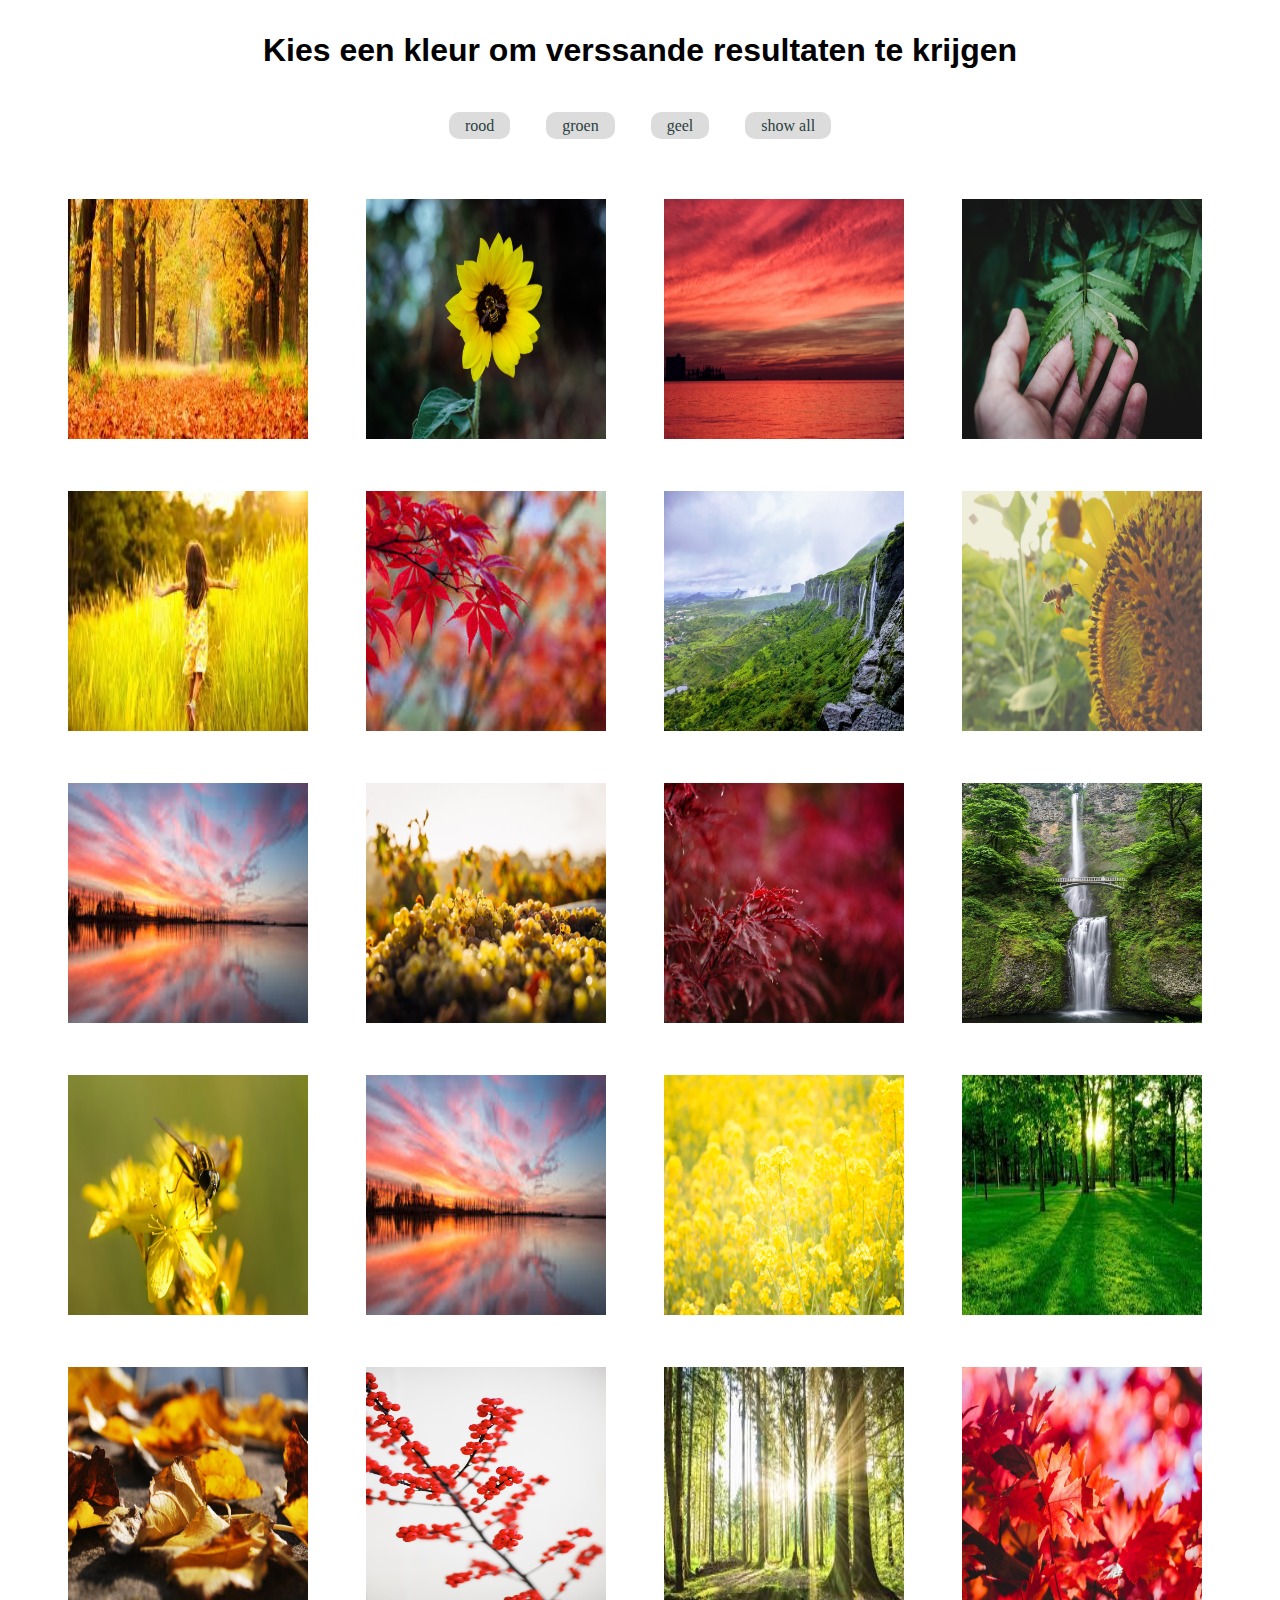
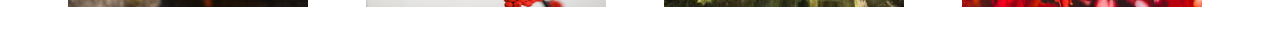
<file: opdracht1/index.html>
<!DOCTYPE html>
<html lang="en">

<head>
    <meta charset="UTF-8">
    <title>Document</title>
    <link rel="stylesheet" href="styles/styles.css">


</head>

<body>
    <section>
        <h1>Kies een kleur om verssande resultaten te krijgen</h1>
    </section>
    <form action="">
        <input class="filterOptie" type="radio" name="filterOptie" id="rood">
        <label tabindex="1" for="rood">rood</label>
        <input class="filterOptie" type="radio" name="filterOptie" id="groen">
        <label tabindex="2" for="groen">groen</label>
        <input class="filterOptie" type="radio" name="filterOptie" id="geel">
        <label tabindex="3" for="geel">geel</label>
        <input class="filterOptie" type="radio" name="filterOptie" id="show">
        <label tabindex="4" for="show">show all</label>
    </form>
    <section>
        <article class="geel">
            <header><img src="images/ahsvdja.jpg" alt=""></header>
        </article>
        <article class="geel">
            <header><img src="images/hsgdaakjdh.jpg" alt=""></header>
        </article>
        <article class="rood">
            <header><img src="images/dsnbdva.jpg" alt=""></header>
        </article>
        <article class="groen">
            <header><img src="images/hsdkjsd.jpg" alt=""></header>
        </article>
        <article class="geel">
            <header><img src="images/fzgfhj.jpg" alt=""></header>
        </article>
        <article class="rood">
            <header><img src="images/g.jpg" alt=""></header>
        </article>
        <article class="groen">
            <header><img src="images/bdsvhasbd.jpg" alt=""></header>
        </article>
        <article class="geel">
            <header><img src="images/ahgdfasjhdgasjk.jpg" alt=""></header>
        </article>
        <article class="rood">
            <header><img src="images/gffgg.jpg" alt=""></header>
        </article>
        <article class="geel">
            <header><img src="images/hjadglahd;a.jpg" alt=""></header>
        </article>
        <article class="rood">
            <header><img src="images/sajgdjhasd.jpg" alt=""></header>
        </article>
        <article class="groen">
            <header><img src="images/sdnbsmdn.jpg" alt=""></header>
        </article>
        <article class="geel">
            <header><img src="images/jhsdgakh.jpg" alt=""></header>
        </article>
        <article class="rood">
            <header><img src="images/gffgg.jpg" alt=""></header>
        </article>
        <article class="geel">
            <header><img src="images/gdajshdaw.jpg" alt=""></header>
        </article>
        <article class="groen">
            <header><img src="images/images.jpg" alt=""></header>
        </article>
        <article class="geel">
            <header><img src="images/kjahgdk.jpg" alt=""></header>
        </article>
        <article class="rood">
            <header><img src="images/bnsvdmabd.jpg" alt=""></header>
        </article>
        <article class="groen">
            <header><img src="images/Unknown.jpg" alt=""></header>
        </article>
        <article class="rood">
            <header><img src="images/dshdkj.jpg" alt=""></header>
        </article>
    </section>
    <script src="js/index.js"></script>
</body>

</html>
</file>
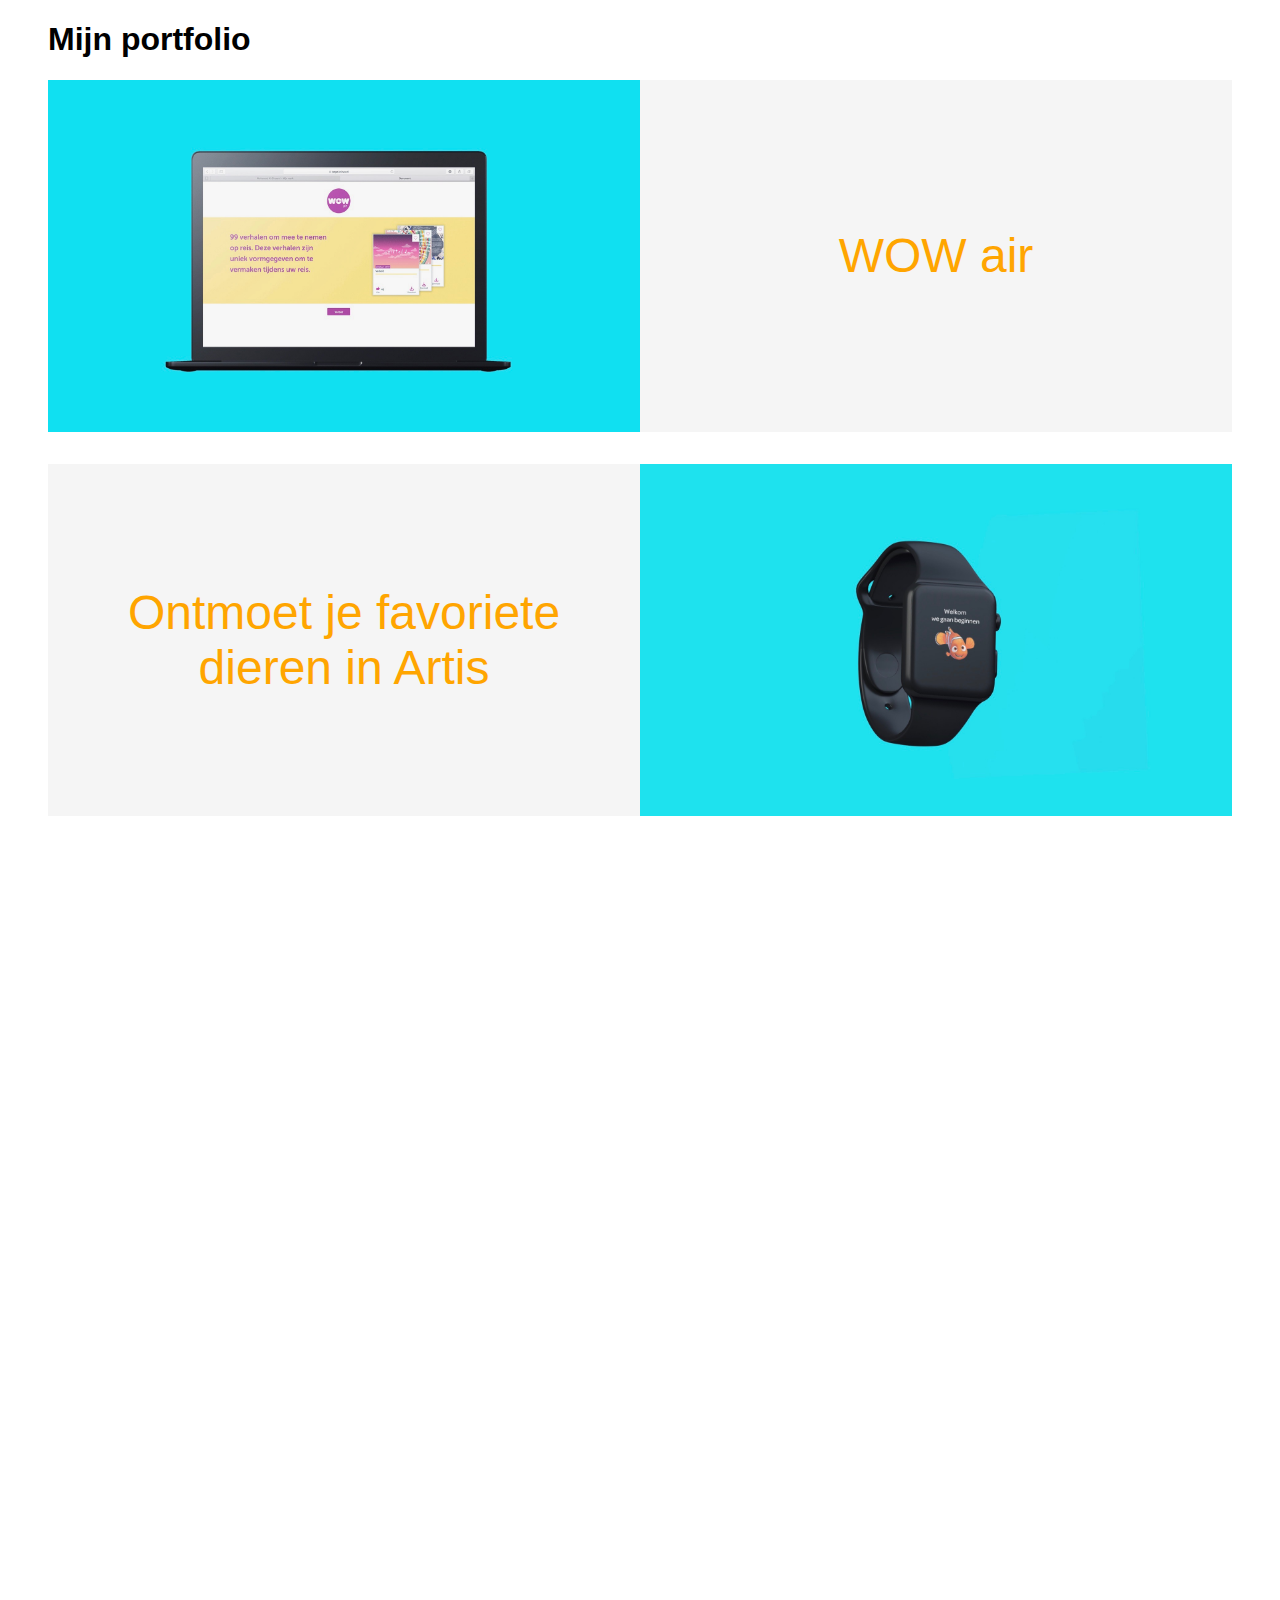
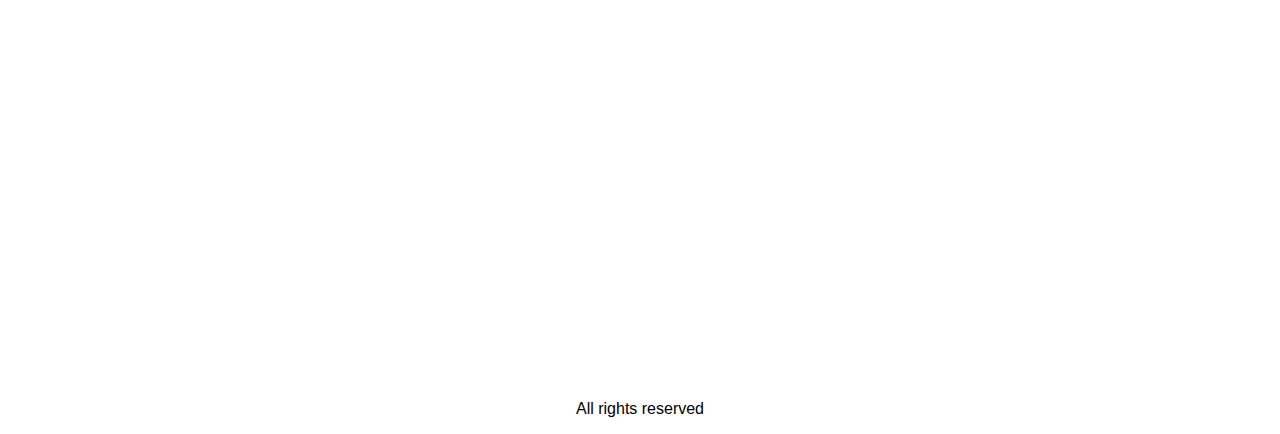
<file: opdracht2/index.html>
<!DOCTYPE html>
<html lang="en">

<head>
    <meta charset="UTF-8">
    <title>Portfolio</title>
    <link rel="stylesheet" href="styles/style.css">
    <script src="http://code.jquery.com/jquery-1.11.0.min.js"></script>
</head>

<body>
    <header>
        <h1>Mijn portfolio</h1>
    </header>
    <section id="wow">
        <img src="images/wowair.jpeg" alt="">
        <button>WOW air</button>
    </section>
    <section id="artis">
        <button>Ontmoet je favoriete dieren in Artis</button>
        <img src="images/artis.jpeg" alt="">
    </section>
    <section id="tijdschriften">
        <img src="images/magazine.jpeg" alt="">
        <button>Tijdschriften</button>
    </section>
    <section id="schilderijen">
        <button>Schilderijen</button>
        <img src="images/brush.jpeg" alt="">
    </section>
    <section id="posters">
        <img src="images/posterjazz.jpeg" alt="">
        <button>Posters</button>
    </section>
    <footer>
        <p>All rights reserved</p>
    </footer>
    <script src="js/index.js"></script>
</body>

</html>
</file>
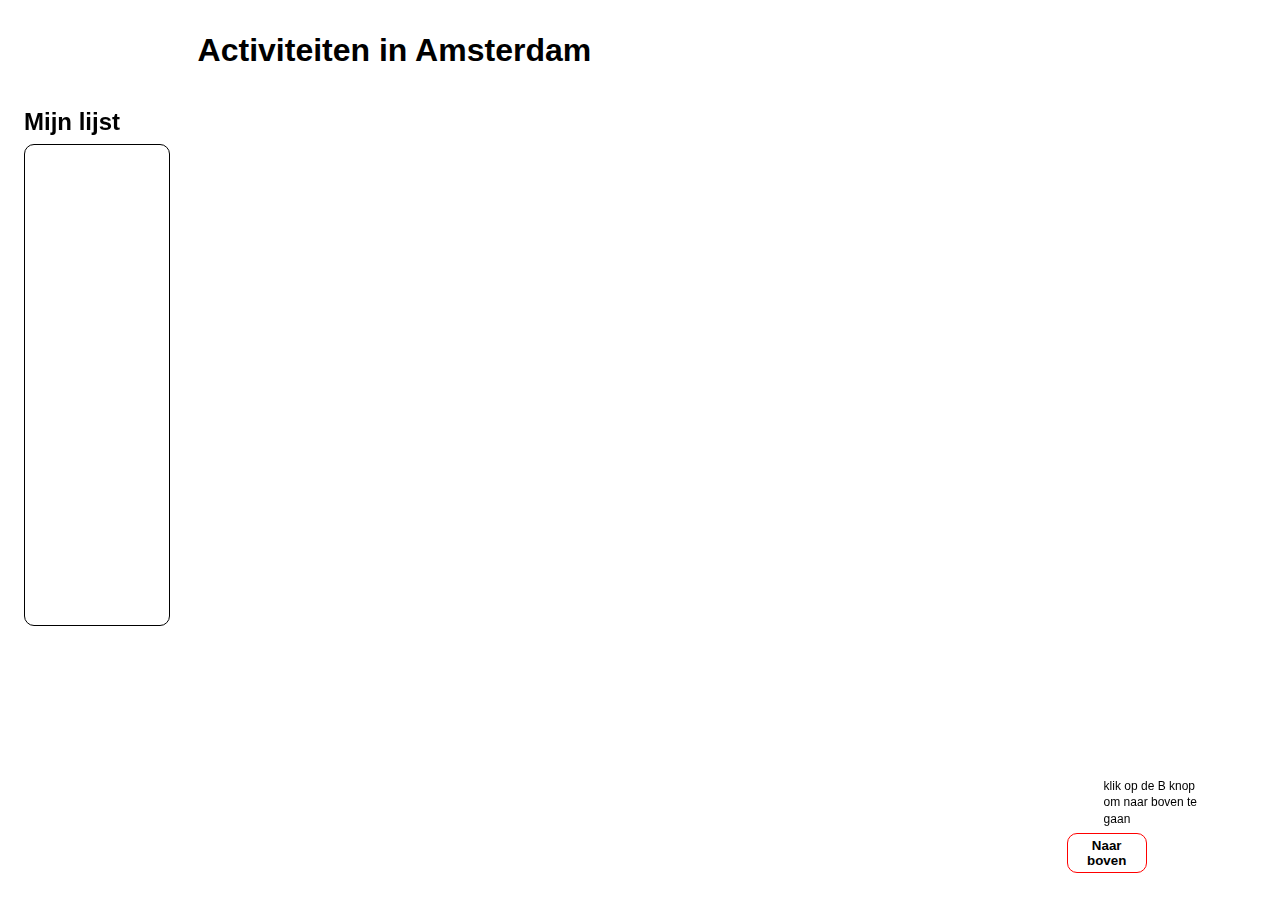
<file: opdracht3/index.html>
<!DOCTYPE html>
<html lang="en">

<head>
    <meta charset="UTF-8">
    <title>Document</title>
    <link rel="stylesheet" href="styles/style.css">
</head>

<body>
    <header>
        <h1 id="activiteiten">Activiteiten in Amsterdam</h1>
        <form action="#activiteiten">
            <button>Naar boven</button>
        </form>
        <p>klik op de B knop om naar boven te gaan </p>
    </header>
    <h2>Mijn lijst</h2>
    <main>
        <section></section>
        <section></section>
    </main>
    <script src="scripts/index.js"></script>
</body>

</html>
</file>
<file: opdracht1/styles/styles.css>
article {
    width: 10em;
    margin: 1em;
    grid-column: auto;
    grid-row: auto;
}

article:hover {
    transform: scale(1.1);
}

article header img {
    width: 15em;
    height: 15em;
}

section:last-of-type {
    display: grid;
    grid-gap: 1em;
    grid-template-columns: 3fr 3fr 3fr 3fr;
}

.rood {
    display: block;
    transition: all 1s;
    opacity: 1;
}

.groen {
    display: block;
    transition: all 1s;
    opacity: 1;
}

.geel {
    display: block;
    opacity: 1;
    transition: all 1s;
}

.verwijderen {
    display: none;
    transition: all 1s;
}

.verwijderenEerst {
    opacity: 0;
    transition: all 1s;
}

h1 {
    font-family: Arial, sans-serif;
    text-align: center;
    width: 100%;

}

body section {
    margin: 0 auto;
    width: 93%;
    margin-top: 2em;
}

body > form {
    width: 70%;
    margin: 3em auto;
    text-align: center;
}

body form:first-of-type label {
    cursor: pointer;
}

input {
    position: absolute;
    visibility: hidden;
    right: -9999;
}

input[type=radio] + label {
    color: #2b4040;
    padding: 1em;
    padding-top: .3em;
    padding-bottom: .3em;
    height: 1.3em;
    background-color: gainsboro;
    border-radius: 0.625em;
    margin: 1em;
    transition: all .5s;

}





input[type=radio]:nth-of-type(1):checked + label:nth-of-type(1) {
    background-color: red;
    border-radius: 0.625em;
    color: #2b4040;
    padding: 1em;
    padding-top: .3em;
    padding-bottom: .3em;
    height: 1.3em;
    transition: all .5s;
}

input[type=radio]:nth-of-type(2):checked + label:nth-of-type(2) {
    background-color: green;
    border-radius: 0.625em;
    color: #2b4040;
    padding: 1em;
    padding-top: .3em;
    padding-bottom: .3em;
    height: 1.3em;
    transition: all .5s;
}

input[type=radio]:nth-of-type(3):checked + label:nth-of-type(3) {
    background-color: yellow;
    border-radius: 0.625em;
    color: #2b4040;
    padding: 1em;
    padding-top: .3em;
    padding-bottom: .3em;
    height: 1.3em;
    transition: all .5s;
}

input[type=radio]:nth-of-type(4):checked + label:nth-of-type(4) {
    background-color: darkslategray;
    border-radius: 0.625em;
    color: whitesmoke;
    padding: 1em;
    padding-top: .3em;
    padding-bottom: .3em;
    height: 1.3em;
    transition: all .5s;
}






input[type=radio]:nth-of-type(1):hover + label:nth-of-type(1) {
    background-color: rgba(255, 0, 0, 0.4);
    border-radius: 0.625em;
    color: #2b4040;
    padding: 1em;
    height: 1.3em;
    transition: all .5s;
}

input[type=radio]:nth-of-type(2):hover + label:nth-of-type(2) {
    background: rgba(0, 255, 0, 0.4);
    border-radius: 0.625em;
    color: #2b4040;
    padding: 1em;
    height: 1.3em;
    transition: all .5s;
}

input[type=radio]:nth-of-type(3):hover + label:nth-of-type(3) {
    background: rgba(239, 192, 0, 0.4);
    border-radius: 0.625em;
    color: #2b4040;
    padding: 1em;
    height: 1.3em;
    transition: all .5s;
}

input[type=radio]:nth-of-type(4):hover + label:nth-of-type(4) {
    background: rgba(0, 0, 0, 0.4);
    border-radius: 0.625em;
    color: #2b4040;
    padding: 1em;
    height: 1.3em;
    transition: all .5s;
}
</file>
<file: opdracht2/styles/style.css>
body {
    margin-right: 3em;
    margin-left: 3em;
    font-family: sans-serif;
}
section {
    display: flex;
    justify-content: space-between;
    margin-bottom: 2em;
    width: 100%;
    position: relative;
    transition: all 1s;
    opacity: 0;
}
section.inbeeld {
    opacity: 1;
    transition: all 1s;
}
section:hover button {
    background-color: black;
    color: white;
}
section button:focus {
    background-color: black;
    color: white;
}
section button {
    -webkit-appearance: none;
    width: 50%;
    font-family: sans-serif;
    color: orange;
    text-align: center;
    font-size: 3em;
    padding-right: 1em;
    padding-left: 1em;
    background-color: whitesmoke;
    margin: 0;
    border: 0;
}
section img {
    width: 50%;
    height: 22em;
}
footer p {
    text-align: center;
}
</file>
<file: opdracht3/styles/style.css>
main > section:first-of-type {
    position: fixed;
    border: 1px solid black;
    border-radius: 10px;
    width: 9em;
    height: 30em;
    left: 1.5em;
    top: 9em;
    overflow-y: scroll;
}

main > section:first-of-type article {
    background-color: black;
    width: 6em;
    border-radius: 10px;
    transition: all 1s;
    margin: 0 auto;
    margin-top: 1em;
    padding: 1em;
    padding-top: 0;
    position: relative;
}

main > section:first-of-type article.dicht {
    display: none;
}

main > section:first-of-type article button {
    position: absolute;
    top: .5em;
    right: .5em;
    background-image: url(../images/close.png);
    width: 1em;
    height: 1em;
    background-color: transparent;
    border: 0;
    background-size: 1em;
    background-repeat: no-repeat;
    background-position: center;
}

main > section:first-of-type article h2 {
    font-size: 12px;
    color: white;
    background-color: black;
}

main > section:last-of-type article {
    position: relative;
    background-color: black;
    padding: 1em;
    margin-bottom: 1em;
    margin-top: 1em;
    border-radius: 10px;
    opacity: 0;
    transition: all .5s;
}

main > section:last-child article.inbeeld {
    opacity: 1;
    transition: all .5s;
}

main section:last-of-type article:focus {
    -webkit-appearance: none;
    border-bottom: 10px solid red;
    transition: all .5s;
}

main section:last-of-type > article:first-of-type {
    opacity: 1;
    transition: all 1s;
}

h2 {
    color: white;
    font-family: sans-serif;
    padding-top: .5em;
    width: 100%;
    margin: 0;

}

p {
    font-family: sans-serif;
    color: white;
}

h1 {
    width: 70%;
    margin: 0 auto;
    font-family: sans-serif;
    margin-bottom: 1em;
    margin-top: 1em;
}

main {
    width: 70%;
    margin: 0 auto;
}

p {
    width: 40em;
    line-height: 1.4em;
}

span {
    margin-left: 1em;
}

button {
    -webkit-appearance: none;
    width: 6em;
    height: 3em;
    border: 1px solid red;
    background-color: white;
    font-weight: bold;
    border-radius: 10px;
}

button.done {
    background-color: darkgray;
}

header button:first-of-type {
    position: fixed;
    right: 10em;
    bottom: 2em
}

h3 {
    color: red;
    font-family: sans-serif;
    letter-spacing: 1px;
    font-size: 2.88em;
    margin: 0;
    overflow: hidden;
}

header > p {
    position: fixed;
    right: 5.7em;
    bottom: 5em;
    width: 9em;
    color: black;
    font-size: 12px;
}

img {
    width: 100%;
    height: 15em;
    object-fit: cover;
    object-position: center;
}

article button {
    position: absolute;
    right: 1em;
    bottom: 1em;
    width: 10em;
}

main section:last-of-type h2:last-child {
    display: none;
}

body > h2 {
    position: fixed;
    left: 1em;
    top: 4em;
    color: black;
}
</file>
